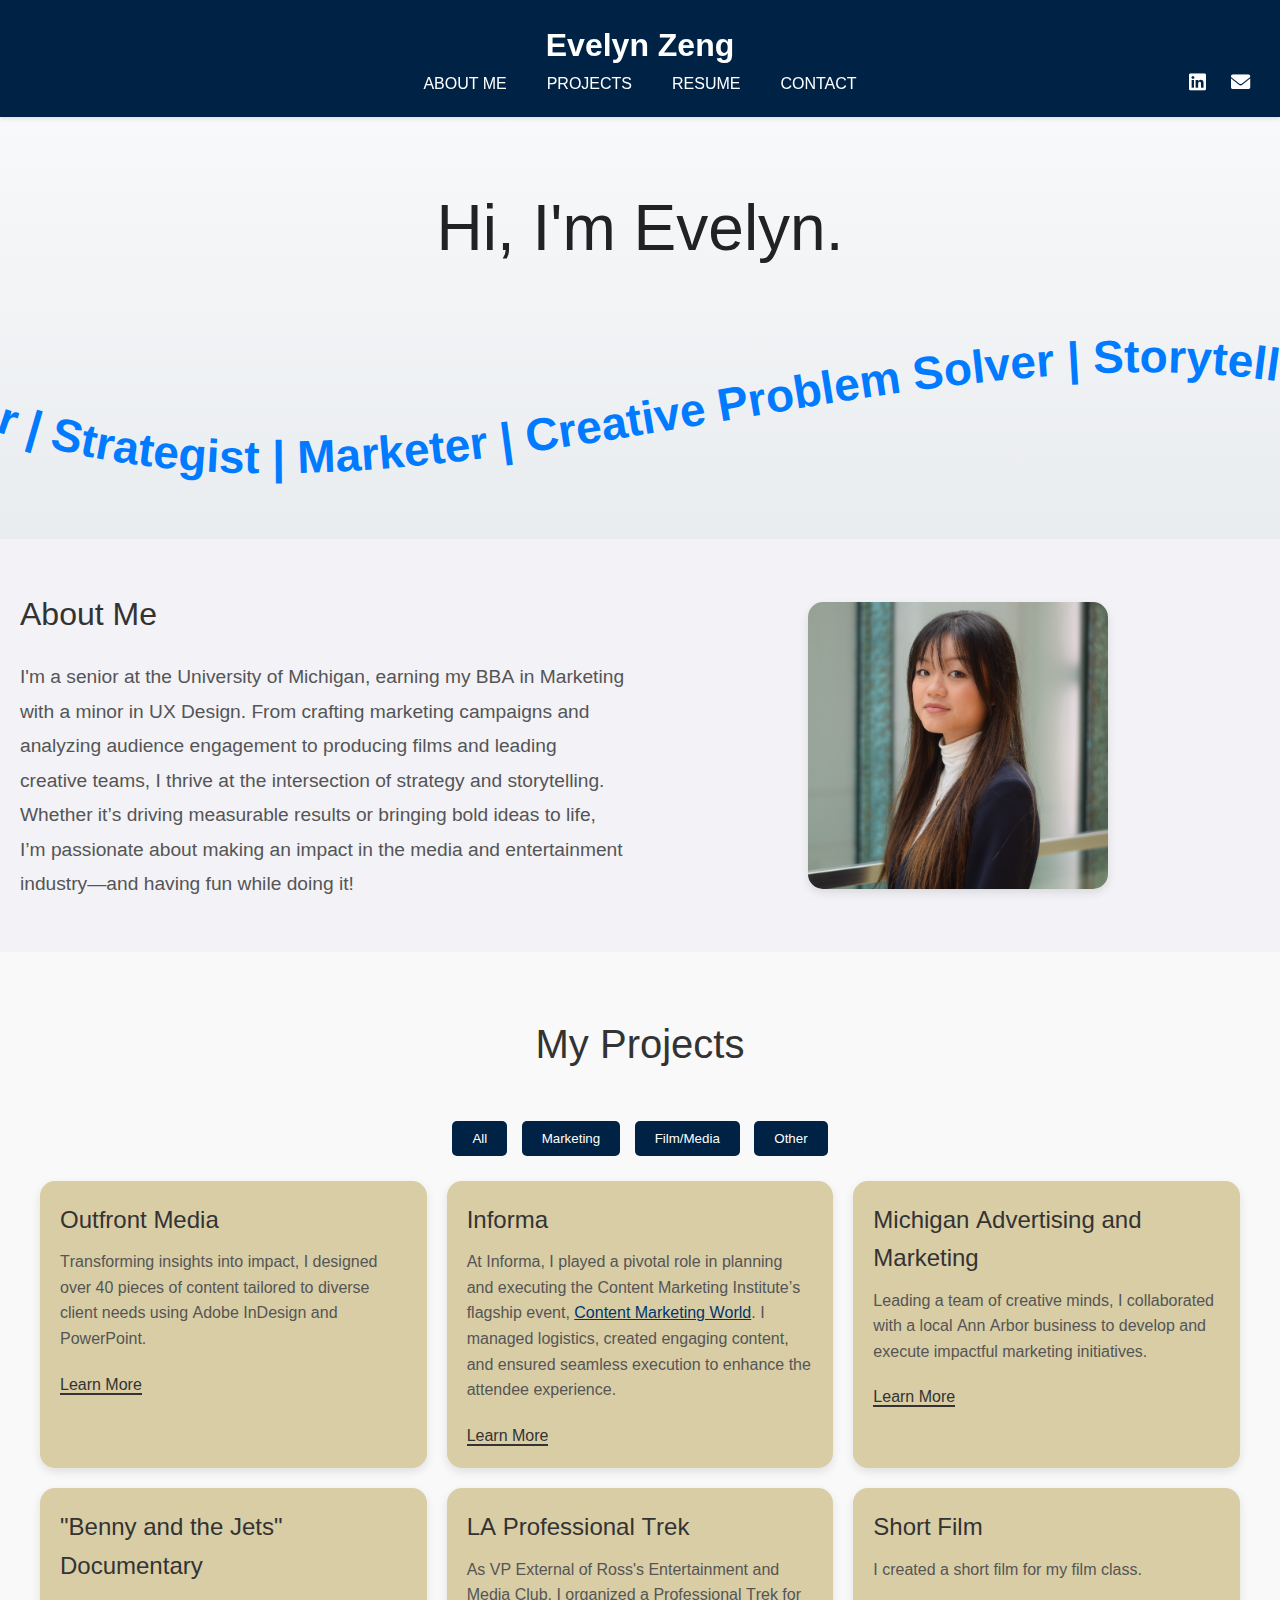
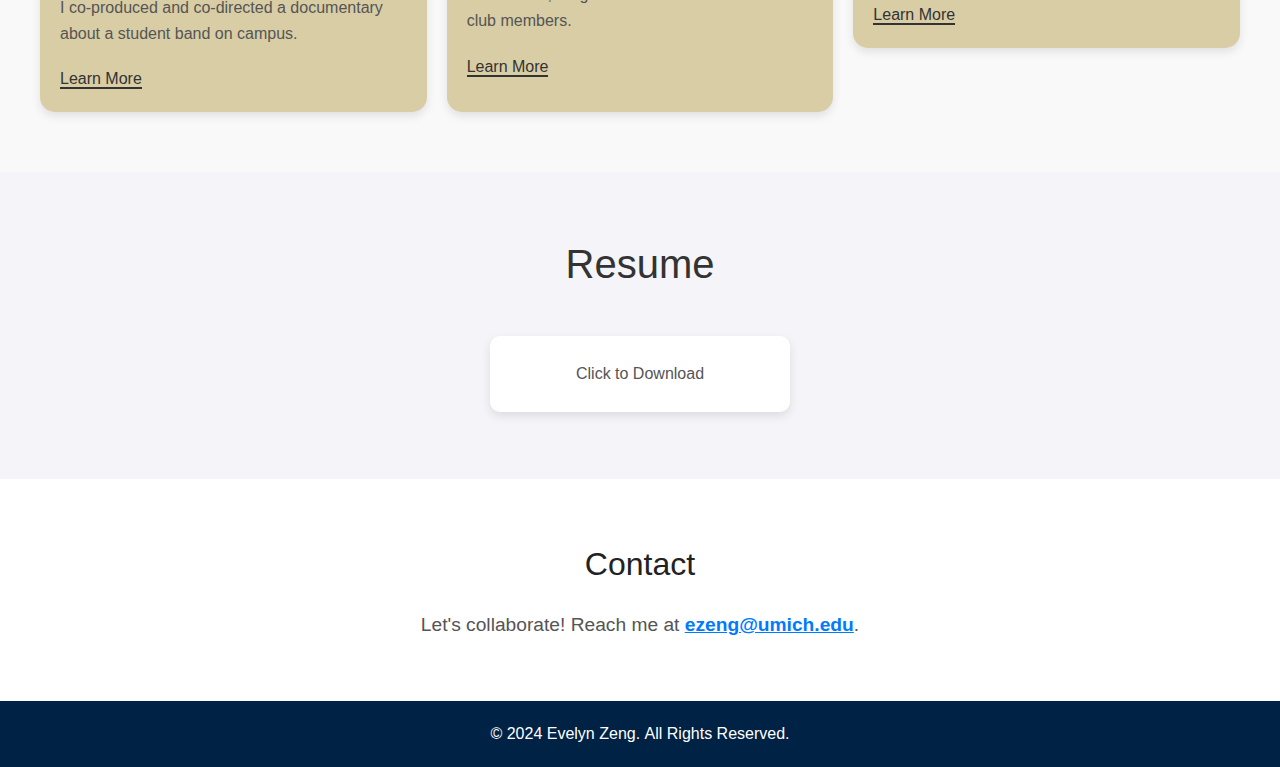
<file: index.html>
<!DOCTYPE html>
<html lang="en">
<head>
    <meta charset="UTF-8">
    <meta name="viewport" content="width=device-width, initial-scale=1.0">
    <title>Evelyn Zeng Portfolio</title>
    <link rel="stylesheet" href="css/html5reset.css">
    <link rel="stylesheet" href="css/style.css">
    <link rel="stylesheet" href="https://cdnjs.cloudflare.com/ajax/libs/font-awesome/6.0.0/css/all.min.css">
</head>
<body>
    <!-- Header Section -->
    <header class="site-header">
        <div class="container">
            <h1 class="logo">Evelyn Zeng</h1>
            <nav class="nav-links">
                <div class="nav-center">
                    <a href="#aboutme">About Me</a>
                    <a href="#projects">Projects</a>
                    <a href="#resume">Resume</a>
                    <a href="#contact">Contact</a>
                </div>
                <div class="nav-right">
                    <a href="https://www.linkedin.com/in/zengevelyn" target="_blank">
                        <i class="fab fa-linkedin"></i>
                        <span class="sr-only">LinkedIn Profile</span>
                    </a>
                    <a href="mailto:ezeng@umich.edu">
                        <i class="fas fa-envelope"></i>
                        <span class="sr-only">Email Evelyn</span>
                    </a>
                </div>
            </nav>
        </div>
    </header>

    <!-- Hero Section -->
    <section class="hero">
        <div class="container">
            <h2 class="intro-text">Hi, I'm Evelyn.  </h2>
            <h3 class="role">
                <svg class="marquee" viewBox="0 -20 500 80" xmlns="http://www.w3.org/2000/svg">
                    <path
                        id ="curve"
                        d="M-50,30 C125,120 375,-20 550,30"
                        fill="transparent"
                      
                    />
                    <text>
                        <textPath id="marquee-path" href="#curve" startOffset="0">
                            Storyteller | Strategist | Marketer | Creative Problem Solver | Storyteller | Strategist | Marketer | Creative Problem Solver | Storyteller | Strategist | Marketer | Creative Problem Solver | Storyteller | Strategist | Marketer | Creative Problem Solver
                        </textPath>
                    </text>
                </svg>
            </h3>
        </div>
    </section>

    <!-- About Me Section -->
    <section id="aboutme" class="aboutme-section">
        <div class="aboutme-container">
            <div class="aboutme-text">
                <h2>About Me</h2>
                <p> I'm a senior at the University of Michigan, earning my BBA in Marketing with a minor in UX Design. From crafting marketing campaigns and analyzing audience engagement to producing films and leading creative teams, I thrive at the intersection of strategy and storytelling. Whether it’s driving measurable results or bringing bold ideas to life, I’m passionate about making an impact in the media and entertainment industry—and having fun while doing it! </p>
        
            </div>
            <div class="aboutme-image" data-ref="mixitup-item">
                <img src="images/ZengEvelyn_Headshot.png" alt="Evelyn Zeng headshot">
            </div>
        </div>   
    </section>
    
    

    <!-- Portfolio Section -->
    <section id="projects" class="projects-section">
        <div class="container">
            <h2 class="section-title">My Projects</h2>
            <div class="filter-controls">
                <button type="button" class="filter-btn" data-filter="all">All</button>
                <button type="button" class="filter-btn" data-filter=".marketing">Marketing</button>
                <button type="button" class="filter-btn" data-filter=".film">Film/Media</button>
                <button type="button" class="filter-btn" data-filter=".other">Other</button>
            </div>
            <div class="project-grid">
                <!-- Project 1 -->
                <div class="project-card mix marketing">
                    <h3 class="project-title">Outfront Media</h3>
                    <p class="project-description">
                        Transforming insights into impact, I designed over 40 pieces of content tailored to diverse client needs using Adobe InDesign and PowerPoint.                     </p>
                    <a href="outfront-media.html" class="learn-more">Learn More</a>
                </div>
                 <!-- Project 2 -->
                <div class="project-card mix marketing">
                    <h3 class="project-title">Informa</h3>
                    <p class="project-description">
                        At Informa, I played a pivotal role in planning and executing the Content Marketing Institute’s flagship event,  <a href="https://www.contentmarketingworld.com" target="_blank" rel="noopener noreferrer">Content Marketing World</a>. I managed logistics, created engaging content, and ensured seamless execution to enhance the attendee experience.                     </p>
                    <a href="informa.html" class="learn-more">Learn More</a>
                </div>
                <!-- Project 3 -->
                <div class="project-card mix marketing">
                    <h3 class="project-title">Michigan Advertising and Marketing</h3>
                    <p class="project-description">
                        Leading a team of creative minds, I collaborated with a local Ann Arbor business to develop and execute impactful marketing initiatives.                     </p>
                    <a href="mam.html" class="learn-more">Learn More</a>
                </div>
                    <!-- Film Project -->
                <div class="project-card mix film">
                    <h3 class="project-title">"Benny and the Jets" Documentary</h3>
                    <p class="project-description">I co-produced and co-directed a documentary about a student band on campus.</p>
                    <a href="documentary.html" class="learn-more">Learn More</a>
                </div>
                   <!-- EMC Project -->
                   <div class="project-card mix other">
                    <h3 class="project-title">LA Professional Trek</h3>
                    <p class="project-description">As VP External of Ross's Entertainment and Media Club, I organized a Professional Trek for club members.</p>
                    <a href="latrek.html" class="learn-more">Learn More</a>
                </div>
                <div>
                   <!-- Short Film Project -->
                   <div class="project-card mix film">
                    <h3 class="project-title">Short Film</h3>
                    <p class="project-description">I created a short film for my film class.</p>
                    <a href="shortfilm.html" class="learn-more">Learn More</a>
                </div>
            </div>
        </div>         
    </section>

    <!-- Resume Section -->
    <section id="resume" class="resume-section">
        <div class="container">
            <h2>Resume</h2>
            <!-- Resume Preview Button -->
            <a href="resume/Zeng_Evelyn_Resume.pdf" download="Zeng_Evelyn_Resume.pdf" class="resume-preview">
                <div class="resume-preview-content">
                    <p>Click to Download</p>
                </div>
            </a>
        </div>
    </section>

    <!-- Contact Section -->
    <section id="contact">
        <h2>Contact</h2>
        <p>Let's collaborate! Reach me at <a href="mailto:ezeng@umich.edu">ezeng@umich.edu</a>.</p>
    </section>

    <!-- Footer -->
    <footer class="site-footer">
        <div class="container">
            <p>&copy; 2024 Evelyn Zeng. All Rights Reserved.</p>
        </div>
    </footer>


<!-- JavaScript -->
<script>
    //smooth scrolling that also offsets for sticky header//
    document.querySelectorAll('a[href^="#"]').forEach(anchor => {
        anchor.addEventListener("click", function (e) {
            e.preventDefault();
            const targetId = this.getAttribute("href").substring(1);
            const targetElement = document.getElementById(targetId);
            const offset = document.querySelector('.site-header').offsetHeight; // Header height
            const elementPosition = targetElement.getBoundingClientRect().top + window.scrollY - offset;

            window.scrollTo({
                top: elementPosition,
                behavior: "smooth",
            });
        });
    });
</script>

<script>
    // Initialize MixItUp for the headshot animation
    var mixer = mixitup('.aboutme-container', {
        animation: {
            duration: 700, // Animation duration in milliseconds
            effects: 'fade scale(0.8)', // Fade and scale animation
            easing: 'ease-in-out', // Easing effect
        },
        callbacks: {
            onMixStart: function(state, futureState) {
                // Add `mixitup-active` class to trigger CSS transitions
                document.querySelectorAll('.aboutme-image img').forEach(img => {
                    img.classList.add('mixitup-active');
                });
            },
        },
    });
</script>
<script>
    document.addEventListener("DOMContentLoaded", function () {
        // Select the image you want to animate
        const image = document.querySelector('.aboutme-image img');

        // Create an Intersection Observer
        const observer = new IntersectionObserver(
            (entries) => {
                entries.forEach((entry) => {
                    if (entry.isIntersecting) {
                        // Add the animation class when the section is visible
                        image.classList.add('mixitup-active');
                    } else {
                        // Remove the animation class when the section is not visible
                        image.classList.remove('mixitup-active');
                    }
                });
            },
            {
                threshold: 0.5, // Trigger when 50% of the section is visible
            }
        );

        // Observe the section containing the image
        const aboutMeSection = document.querySelector('.aboutme-section');
        observer.observe(aboutMeSection);
    });
</script>
<script>
    document.addEventListener("DOMContentLoaded", () => {
        const textPath = document.querySelector("#marquee-path");
        let offset = 0; // Initial startOffset value

        // Function to animate the text along the path
        function animateTextPath() {
            offset -=.2; // Increase the offset to move the text
            if (offset < -100) {
                offset = 0; // Reset offset to create a loop
            }
            textPath.setAttribute("startOffset", `${offset}%`);
            requestAnimationFrame(animateTextPath); // Keep animating
        }

        animateTextPath(); // Start the animation
    });
</script>
<script>
    document.addEventListener("DOMContentLoaded", function () {
        // Initialize MixItUp
        var container = document.querySelector('.project-grid');
        var mixer = mixitup(container, {
            selectors: {
                target: '.project-card'
            },
            animation: {
                duration: 300
            }
        });

        // Add active state to filter buttons
        const filterButtons = document.querySelectorAll('.filter-btn');
        filterButtons.forEach((button) => {
            button.addEventListener('click', function () {
                document.querySelector('.filter-btn.active')?.classList.remove('active');
                button.classList.add('active');
            });
        });
    });
</script>

<script src="js/mixitup.min.js"></script>

</body>
</html>
</file>
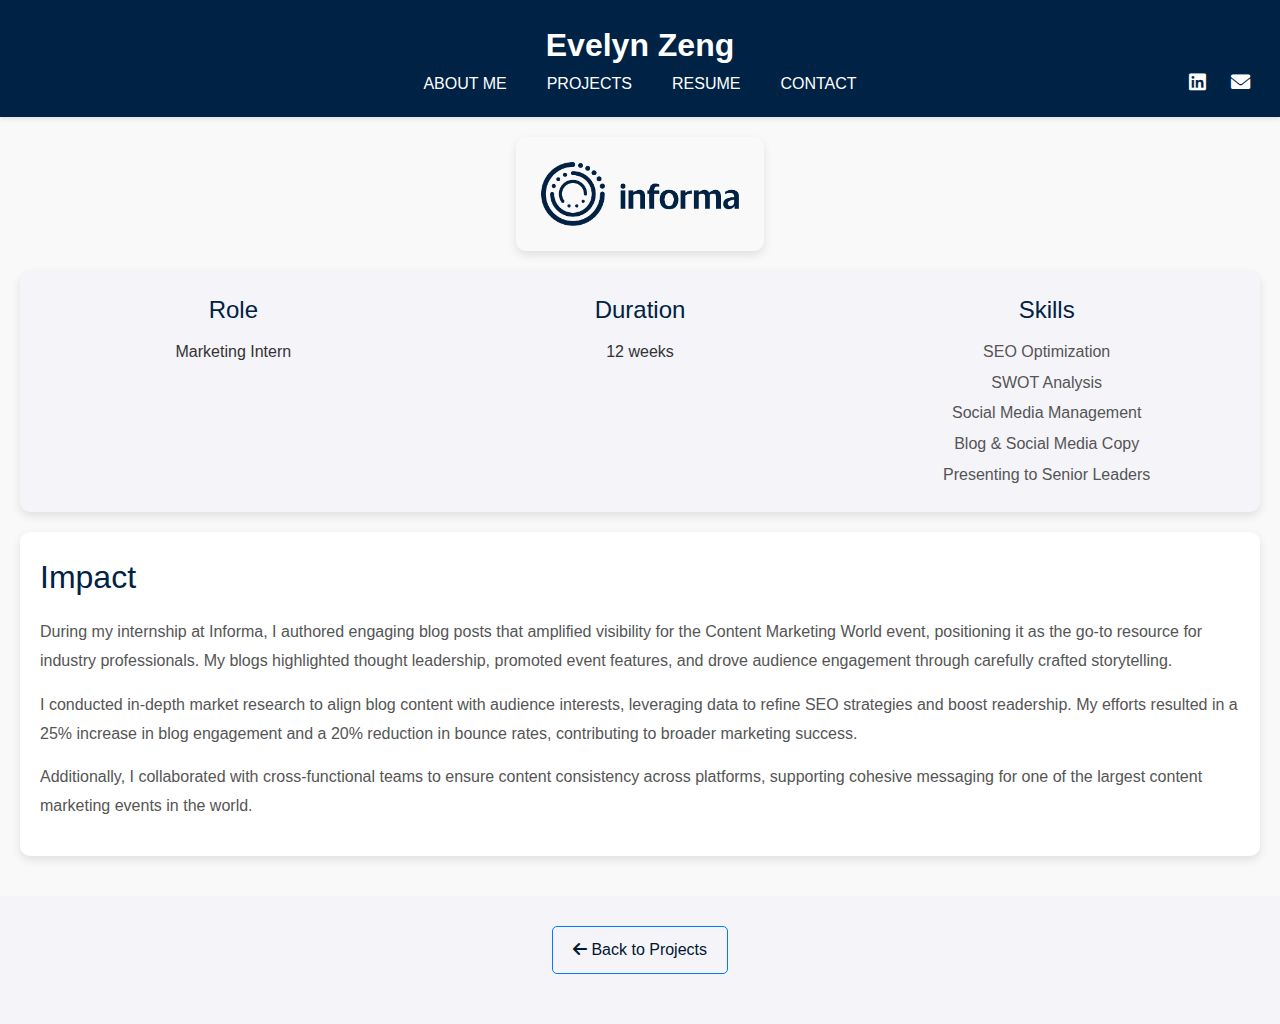
<file: informa.html>
<!DOCTYPE html>
<html lang="en">
<head>
    <meta charset="UTF-8">
    <meta name="viewport" content="width=device-width, initial-scale=1.0">
    <title>Outfront Media Project</title>
    <link rel="stylesheet" href="css/html5reset.css">
    <link rel="stylesheet" href="css/style.css">
    <link rel="stylesheet" href="css/projects.css">
    <link rel="stylesheet" href="https://cdnjs.cloudflare.com/ajax/libs/font-awesome/6.0.0/css/all.min.css">
</head>
<body>
    <!-- Header Section -->
    <header class="site-header">
        <div class="container">
            <h1 class="logo">Evelyn Zeng</h1>
            <nav class="nav-links">
                <div class="nav-center">
                    <a href="../index.html#aboutme">ABOUT ME</a>
                    <a href="../index.html#projects">PROJECTS</a>
                    <a href="../index.html#resume">RESUME</a>
                    <a href="../index.html#contact">CONTACT</a>
                </div>
                <div class="nav-right">
                    <a href="https://www.linkedin.com/in/zengevelyn" target="_blank">
                        <i class="fab fa-linkedin"></i>
                        <span class="sr-only">LinkedIn Profile</span>
                    </a>
                    <a href="mailto:ezeng@umich.edu">
                        <i class="fas fa-envelope"></i>
                        <span class="sr-only">Email Evelyn</span>
                    </a>
                </div>
            </nav>
        </div>
    </header>  

    <!-- Main Content -->
    <main class="project-page">
        <!-- Project Visual -->
        <div class="project-visual">
            <img src="images/informa-logo.webp" alt="Outfront Media Logo">
        </div>

        <!-- Project Details Section -->
        <section class="project-details">
            <div class="project-role">
                <h3>Role</h3>
                <p>Marketing Intern</p>
            </div>
            <div class="project-duration">
                <h3>Duration</h3>
                <p>12 weeks</p>
            </div>
            <div class="project-skills">
                <h3>Skills</h3>
                <ul>
                    <li>SEO Optimization</li>
                    <li>SWOT Analysis</li>
                    <li>Social Media Management</li>
                    <li>Blog & Social Media Copy</li>
                    <li>Presenting to Senior Leaders</li>
                </ul>
            </div>
        </section>

        <!-- Project Description Section -->
        <section class="project-description">
            <h3>Impact</h3>
            <p>
                During my internship at Informa, I authored engaging blog posts that amplified visibility for the Content Marketing World event, positioning it as the go-to resource for industry professionals. My blogs highlighted thought leadership, promoted event features, and drove audience engagement through carefully crafted storytelling.            </p>
            <p>
                I conducted in-depth market research to align blog content with audience interests, leveraging data to refine SEO strategies and boost readership. My efforts resulted in a 25% increase in blog engagement and a 20% reduction in bounce rates, contributing to broader marketing success.            </p>
            <p>
                Additionally, I collaborated with cross-functional teams to ensure content consistency across platforms, supporting cohesive messaging for one of the largest content marketing events in the world.            </p>
        </section>
    </main>
<!-- Footer -->
<footer class="site-footer">
    <a href="../index.html#projects" class="back-to-projects">
        <i class="fas fa-arrow-left"></i> Back to Projects
    </a>
</footer>


</body>
</html>
</file>
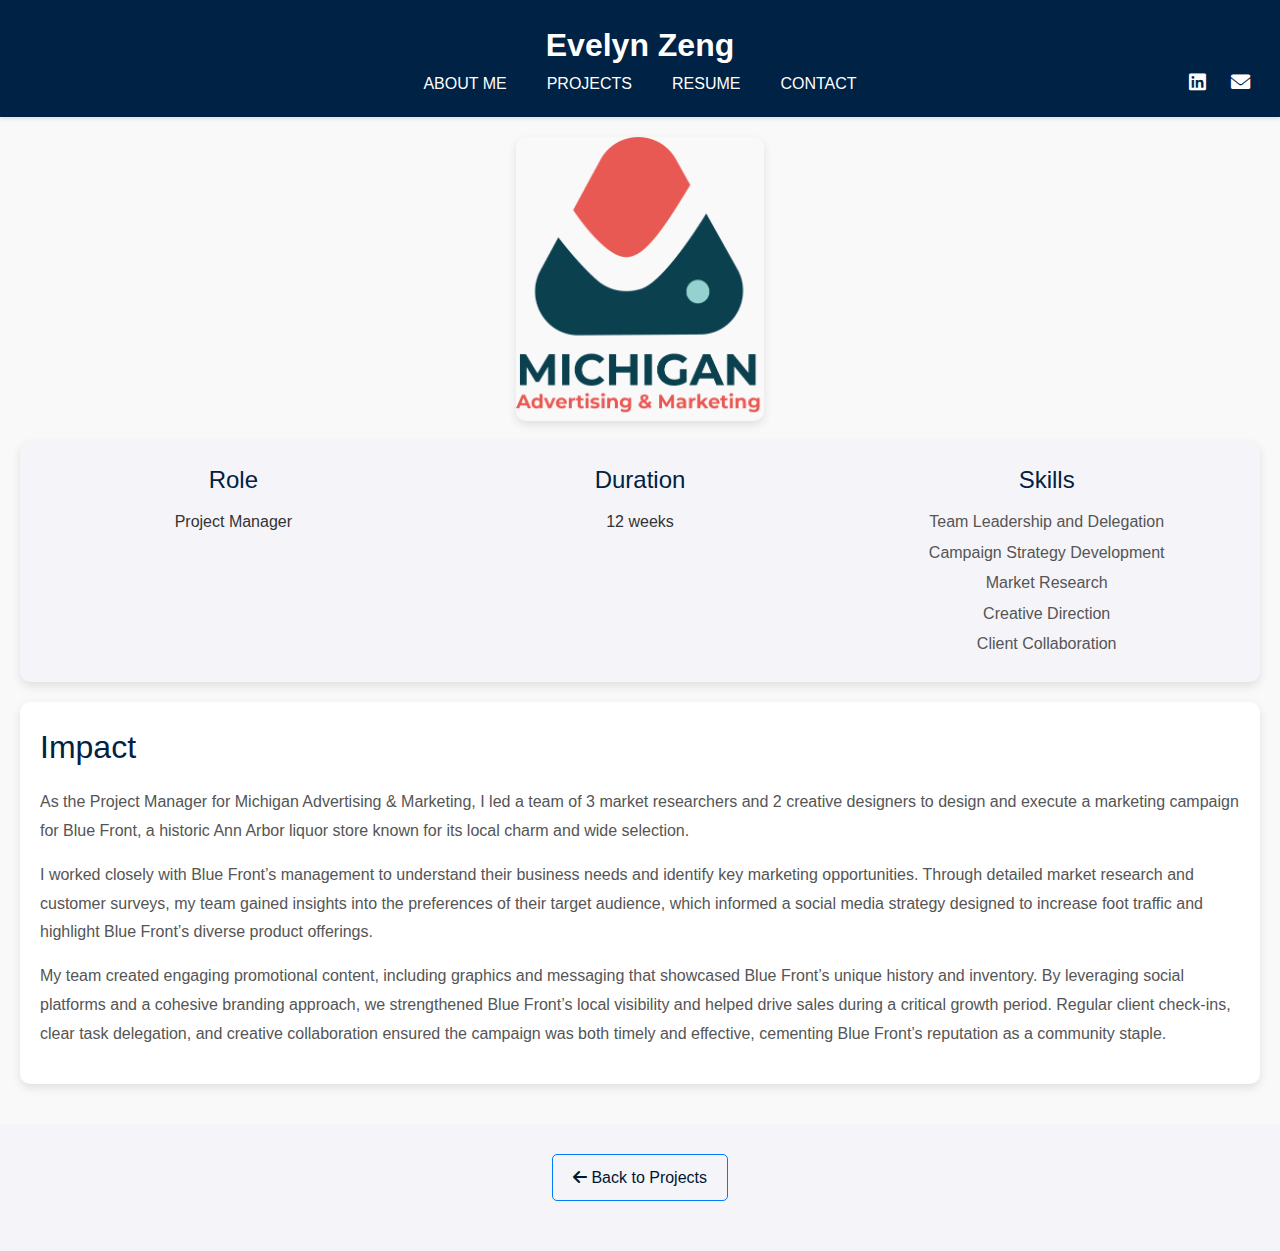
<file: mam.html>
<!DOCTYPE html>
<html lang="en">
<head>
    <meta charset="UTF-8">
    <meta name="viewport" content="width=device-width, initial-scale=1.0">
    <title>Outfront Media Project</title>
    <link rel="stylesheet" href="css/html5reset.css">
    <link rel="stylesheet" href="css/style.css">
    <link rel="stylesheet" href="css/projects.css">
    <link rel="stylesheet" href="https://cdnjs.cloudflare.com/ajax/libs/font-awesome/6.0.0/css/all.min.css">
</head>
<body>
    <!-- Header Section -->
    <header class="site-header">
        <div class="container">
            <h1 class="logo">Evelyn Zeng</h1>
            <nav class="nav-links">
                <div class="nav-center">
                    <a href="../index.html#aboutme">ABOUT ME</a>
                    <a href="../index.html#projects">PROJECTS</a>
                    <a href="../index.html#resume">RESUME</a>
                    <a href="../index.html#contact">CONTACT</a>
                </div>
                <div class="nav-right">
                    <a href="https://www.linkedin.com/in/zengevelyn" target="_blank">
                        <i class="fab fa-linkedin"></i>
                        <span class="sr-only">LinkedIn Profile</span>
                    </a>
                    <a href="mailto:ezeng@umich.edu">
                        <i class="fas fa-envelope"></i>
                        <span class="sr-only">Email Evelyn</span>
                    </a>
                </div>
            </nav>
        </div>
    </header>  

    <!-- Main Content -->
    <main class="project-page">
        <!-- Project Visual -->
        <div class="project-visual">
            <img src="images/mam-logo.png" alt="Outfront Media Logo">
        </div>

        <!-- Project Details Section -->
        <section class="project-details">
            <div class="project-role">
                <h3>Role</h3>
                <p>Project Manager</p>
            </div>
            <div class="project-duration">
                <h3>Duration</h3>
                <p>12 weeks</p>
            </div>
            <div class="project-skills">
                <h3>Skills</h3>
                <ul>
                    <li>Team Leadership and Delegation</li>
                    <li>Campaign Strategy Development</li>
                    <li>Market Research</li>
                    <li>Creative Direction</li>
                    <li>Client Collaboration</li>
                </ul>
            </div>
        </section>

        <!-- Project Description Section -->
        <section class="project-description">
            <h3>Impact</h3>
            <p>
                As the Project Manager for Michigan Advertising & Marketing, I led a team of 3 market researchers and 2 creative designers to design and execute a marketing campaign for Blue Front, a historic Ann Arbor liquor store known for its local charm and wide selection.
            </p>
            <p>
                I worked closely with Blue Front’s management to understand their business needs and identify key marketing opportunities. Through detailed market research and customer surveys, my team gained insights into the preferences of their target audience, which informed a social media strategy designed to increase foot traffic and highlight Blue Front’s diverse product offerings.
            </p>
            <p>
                My team created engaging promotional content, including graphics and messaging that showcased Blue Front’s unique history and inventory. By leveraging social platforms and a cohesive branding approach, we strengthened Blue Front’s local visibility and helped drive sales during a critical growth period.
                Regular client check-ins, clear task delegation, and creative collaboration ensured the campaign was both timely and effective, cementing Blue Front’s reputation as a community staple.
            </p>
        </section>
    </main>
<!-- Footer -->
<footer class="site-footer">
    <a href="../index.html#projects" class="back-to-projects">
        <i class="fas fa-arrow-left"></i> Back to Projects
    </a>
</footer>


</body>
</html>
</file>
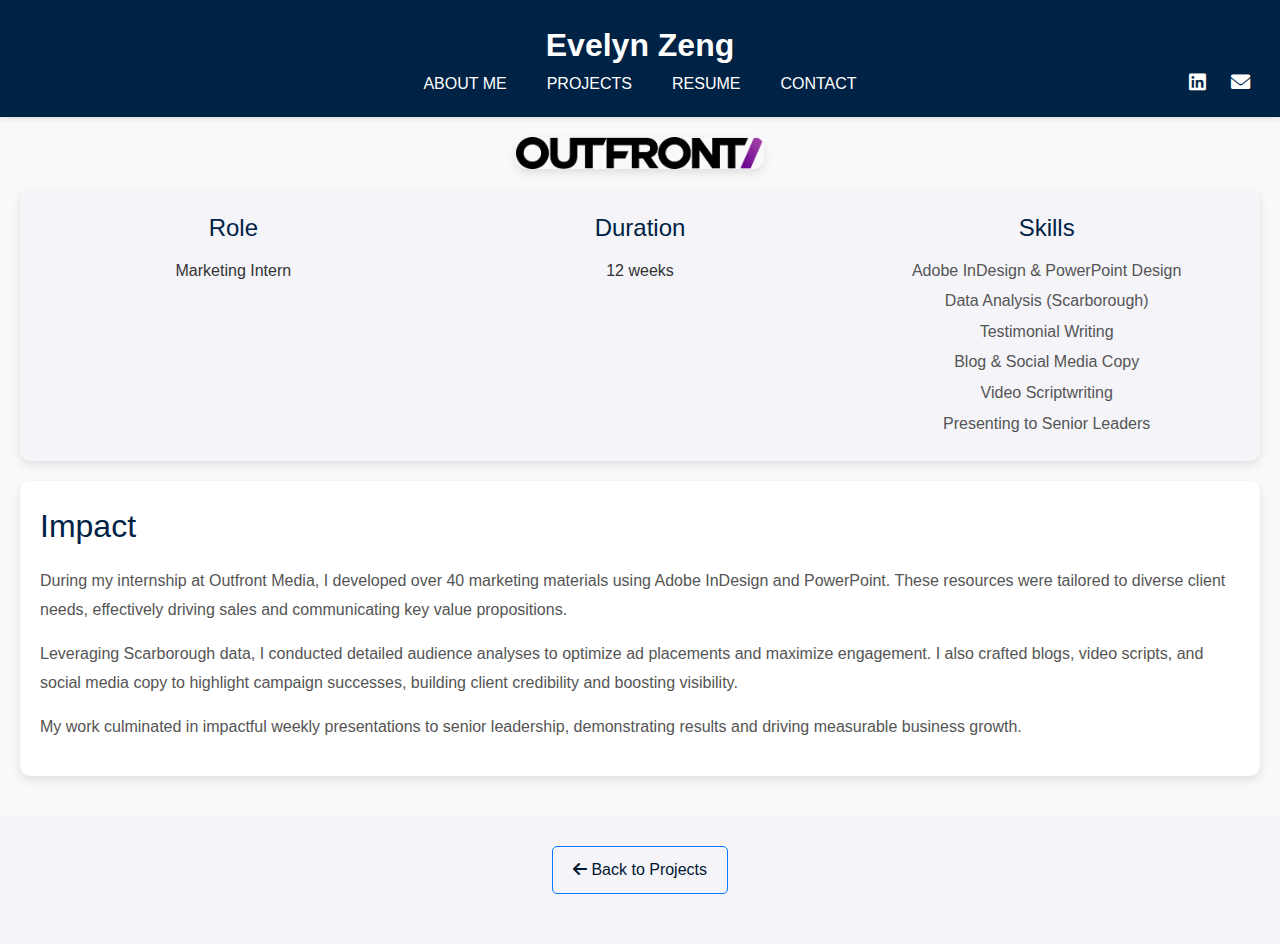
<file: outfront-media.html>
<!DOCTYPE html>
<html lang="en">
<head>
    <meta charset="UTF-8">
    <meta name="viewport" content="width=device-width, initial-scale=1.0">
    <title>Outfront Media Project</title>
    <link rel="stylesheet" href="css/html5reset.css">
    <link rel="stylesheet" href="css/style.css">
    <link rel="stylesheet" href="css/projects.css">
    <link rel="stylesheet" href="https://cdnjs.cloudflare.com/ajax/libs/font-awesome/6.0.0/css/all.min.css">
</head>
<body>
    <!-- Header Section -->
    <header class="site-header">
        <div class="container">
            <h1 class="logo">Evelyn Zeng</h1>
            <nav class="nav-links">
                <div class="nav-center">
                    <a href="../index.html#aboutme">ABOUT ME</a>
                    <a href="../index.html#projects">PROJECTS</a>
                    <a href="../index.html#resume">RESUME</a>
                    <a href="../index.html#contact">CONTACT</a>
                </div>
                <div class="nav-right">
                    <a href="https://www.linkedin.com/in/zengevelyn" target="_blank">
                        <i class="fab fa-linkedin"></i>
                        <span class="sr-only">LinkedIn Profile</span>
                    </a>
                    <a href="mailto:ezeng@umich.edu">
                        <i class="fas fa-envelope"></i>
                        <span class="sr-only">Email Evelyn</span>
                    </a>
                </div>
            </nav>
        </div>
    </header>  

    <!-- Main Content -->
    <main class="project-page">
        <!-- Project Visual -->
        <div class="project-visual">
            <img src="images/outfront-logo.webp" alt="Outfront Media Logo">
        </div>

        <!-- Project Details Section -->
        <section class="project-details">
            <div class="project-role">
                <h3>Role</h3>
                <p>Marketing Intern</p>
            </div>
            <div class="project-duration">
                <h3>Duration</h3>
                <p>12 weeks</p>
            </div>
            <div class="project-skills">
                <h3>Skills</h3>
                <ul>
                    <li>Adobe InDesign & PowerPoint Design</li>
                    <li>Data Analysis (Scarborough)</li>
                    <li>Testimonial Writing</li>
                    <li>Blog & Social Media Copy</li>
                    <li>Video Scriptwriting</li>
                    <li>Presenting to Senior Leaders</li>
                </ul>
            </div>
        </section>

        <!-- Project Description Section -->
        <section class="project-description">
            <h3>Impact</h3>
            <p>
                During my internship at Outfront Media, I developed over 40 marketing materials using Adobe InDesign and PowerPoint. These resources were tailored to diverse client needs, effectively driving sales and communicating key value propositions.
            </p>
            <p>
                Leveraging Scarborough data, I conducted detailed audience analyses to optimize ad placements and maximize engagement. I also crafted blogs, video scripts, and social media copy to highlight campaign successes, building client credibility and boosting visibility.
            </p>
            <p>
                My work culminated in impactful weekly presentations to senior leadership, demonstrating results and driving measurable business growth.
            </p>
        </section>
    </main>
<!-- Footer -->
<footer class="site-footer">
    <a href="../index.html#projects" class="back-to-projects">
        <i class="fas fa-arrow-left"></i> Back to Projects
    </a>
</footer>


</body>
</html>
</file>
<file: css/style.css>
/* General Styles */
body {
    font-family:'Gill Sans', 'Gill Sans MT', Calibri, 'Trebuchet MS', sans-serif;
    margin: 0;
    padding: 0;
    line-height: 1.6;
    color: #333;
    background-color: #f9f9f9;
}

html {
    scroll-behavior: smooth;
}

h1{
    color: white;
}

h2, h3 {
    margin: 0;
    color: #222;
}

a {
    text-decoration: underline;
    color: #00356d;
}
a:hover {
    text-decoration: underline;
}

/* Container */
.container {

    margin: 0 auto;
    padding: 0 20px;
}

/* Header */
.site-header {
    background-color: #002244;
    color: white;
    padding: 20px 0;
    text-align: center;
    position: sticky;
    top: 0;
    z-index: 1000;
    box-shadow: 0 2px 4px rgba(0, 0, 0, 0.1);
}
.site-header .logo {
    font-size: 2rem;
    font-weight: bold;
}
.nav-links {
    display: flex; /* Arrange navigation items in a row */
    justify-content: space-between; /* Center navigation items */
    align-items: center; /* Align items vertically */
    gap: 15px; /* Add spacing between items */
}

.nav-center {
    display: flex; /* Group the center links */
    justify-content: center; /* Center the links */
    flex: 1; /* Take up available space */
    gap: 20px; /* Add spacing between links */
}

.nav-right {
    position: absolute;
    right: 20px;
    display: flex; /* Group the right icons */
    justify-content: flex-end; /* Push icons to the far right */
    gap: 5px; /* Add spacing between icons */
}

.nav-links a {
    margin: 0 10px;
    font-size: 1rem;
    color: white; /* White text and icon color */
    text-transform: uppercase;
    text-decoration: none;
    transition: color 0.3s ease;
}

.nav-links a i {
    font-size: 1.2rem; /* Icon size */
}

.nav-links a:hover {
    color: #FFA500; /* Change color on hover */
}

/* Hero Section */
.hero {
    background: linear-gradient(to bottom, #f8f9fa, #e9ecef);
    text-align: center;
    padding: 60px 20px;
}
.hero .intro-text {
    font-size: 4rem;
    color: #222;
}

.marquee {
    font-size: 1.2rem; /* Adjust font size */
    fill: #007BFF; /* Text color */
   
}

.marquee textPath {
    animation: scroll-text cubic-bezier(0.165, 0.84, 0.44, 1) linear infinite; /* Adjust duration and speed */
}


svg {
    overflow:visible;
    width: 100%;
}


text {
    font-family: 'Gill Sans', 'Gill Sans MT', Calibri, 'Trebuchet MS', sans-serif;
    font-weight: bold;
    animation: textMove 10s linear infinite;
}




/* About Me Section */
.aboutme-section {
    background-color: #f2f2f7; /* Light background color for contrast */
    padding: 50px 20px; /* Space around the section */
}

.aboutme-container {
    display: flex; /* Flexbox layout for side-by-side alignment */
    align-items: center; /* Vertically align text and image */
    justify-content: space-between; /* Space between text and image */

    margin: 0 auto; /* Center the container */
    gap: 30px; /* Add spacing between the text and image */
}

.aboutme-text {
    flex: 1; /* Allow the text content to take up half of the space */

}

.aboutme-text h2 {
    font-size: 2rem;
    color: #333;
    margin-bottom: 20px;
}

.aboutme-text p {
    font-size: 1.2rem;
    color: #555;
    line-height: 1.8;
    font-kerning: none;
}

.aboutme-image {
    flex: 1; /* Allow the image to take up the other half of the space */
    display: flex;
    justify-content: center; /* Center the image horizontally */
}

.aboutme-image img {
    width: 300px; /* Adjust the size of the image */
    height: auto; /* Maintain aspect ratio */
    border-radius: 15px; /* Add rounded corners to the image */
    box-shadow: 0 4px 10px rgba(0, 0, 0, 0.1); /* Subtle shadow for depth */
    opacity: 0; /* Initially hidden */
    transform: scale(0.8); /* Initially smaller */
    transition: opacity 0.7s ease, transform 0.7s ease; /* Smooth animation */
}

.aboutme-image img.mixitup-active {
    opacity: 1; /* Fully visible */
    transform: scale(1); /* Restore to original size */
}

/* Portfolio Section */
.projects-section {
    background-color: #f9f9f9; /* Light background */
    padding: 60px 20px;
}

.container {
   
    margin: 0 auto;
    text-align: center;
}

.section-title {
    font-size: 2.5rem;
    color: #333;
    margin-bottom: 40px;
}

.project-grid {
    display: grid;
    grid-template-columns: repeat(auto-fit, minmax(300px, 1fr)); /* Responsive grid layout */
    gap: 20px;
    justify-content: center;
}

.project-card {
    background-color: #d8cda5; /* Match the card's background color */
    border-radius: 15px;
    padding: 20px;
    box-shadow: 0 4px 10px rgba(0, 0, 0, 0.1);
    text-align: left;
    transition: transform 0.3s, box-shadow 0.3s;
    font-kerning: none;
}

.project-card:hover {
    transform: translateY(-5px); /* Subtle lift effect on hover */
    box-shadow: 0 8px 20px rgba(0, 0, 0, 0.15);
}

.project-title {
    font-size: 1.5rem;
    color: #333;
    margin-bottom: 10px;
}

.project-description {
    font-size: 1rem;
    color: #555;
    line-height: 1.6;
    margin-bottom: 20px;
}

/* Project Page Styling */
.project-page {

    margin: 0 auto;
    padding: 20px;
    font-family: 'Gill Sans', 'Gill Sans MT', Calibri, 'Trebuchet MS', sans-serif;
}

.project-highlight h2 {
    text-align: center;
    font-size: 2rem;
    margin-bottom: 20px;
    color: #333;
}

.project-visual img {
    width: 80%; /* Start with a relative width for mobile devices */
    height: auto; /* Maintain aspect ratio */
    margin: 0 auto; /* Center the logo */
    display: block;
}

@media (min-width: 768px) {
    .project-visual img{
        width: 60%; /* Adjust for tablets */
    }
}

@media (min-width: 1024px) {
    .project-visual img {
        width: 40%; /* Adjust for larger screens */
    }
}

.project-details {
    display: flex;
    justify-content: space-around;
    gap: 30px;
    text-align: center;
    margin-top: 20px;
}

.project-details div {
    flex: 1;
}

.project-details h3 {
    font-size: 1.2rem;
    margin-bottom: 10px;
    color: #555;
}

.project-details p,
.project-details ul {
    font-size: 1rem;
    color: #333;
}

.project-details ul {
    list-style: none;
    padding: 0;
}

.project-details li {
    margin-bottom: 10px;
}

.back-to-projects {
    display: block;
    text-align: center;
    margin: 30px auto;
    text-decoration: none;
    color: #007BFF;
    font-size: 1.2rem;
    border: 1px solid #007BFF;
    padding: 10px 20px;
    border-radius: 5px;
    transition: background-color 0.3s, color 0.3s;
}

.back-to-projects:hover {
    background-color: #007BFF;
    color: #fff;
}


.learn-more {
    font-size: 1rem;
    color: #333;
    text-decoration: none;
    border-bottom: 2px solid #333; /* Underline effect */
    transition: color 0.3s, border-bottom 0.3s;
}

.learn-more:hover {
    color: #555;
    border-bottom: 2px solid #555; /* Darken underline on hover */
}

/* Filter Buttons */
.filter-controls {
    text-align: center;
    margin-bottom: 20px;
}

.filter-btn {
    padding: 10px 20px;
    margin: 5px;
    border: none;
    background-color: #002244;
    color: white;
    cursor: pointer;
    border-radius: 5px;
    transition: background-color 0.3s ease;
}

.filter-btn:hover {
    background-color: #ffa500;
}

.filter-btn.active {
    background-color: #ffa500;
    color: black;
}


/* Resume Section */
.resume-section {
    background-color: #f4f4f9; /* Light background for contrast */
    padding: 60px 20px;
    text-align: center;
}

.resume-section h2 {
    font-size: 2.5rem;
    color: #333;
    margin-bottom: 40px;
}

.resume-preview {
    display: inline-block;
    text-decoration: none;
    color: inherit; /* Inherit text color */
    border-radius: 10px; /* Rounded corners */
    box-shadow: 0 4px 10px rgba(0, 0, 0, 0.1); /* Subtle shadow */
    overflow: hidden;
    transition: transform 0.3s, box-shadow 0.3s;
    background-color: #fff; /* White background for the preview */
    width: 300px; /* Fixed width for the card */
    cursor: pointer;
}

.resume-preview:hover {
    transform: translateY(-5px); /* Lift effect on hover */
    box-shadow: 0 8px 20px rgba(0, 0, 0, 0.2); /* Deepen shadow on hover */
}

.resume-preview-content {
    padding: 20px;
    text-align: left; /* Align text to the left */
}

.resume-preview-content p {
    font-size: 1rem;
    color: #555;
    line-height: 1.6;
    margin: 5px 0;
    text-align: center;
}

/* Contact Section */
#contact {
    background: #fff;
    padding: 60px 20px;
    text-align: center;
}
#contact h2 {
    font-size: 2rem;
    margin-bottom: 20px;
}
#contact p {
    font-size: 1.2rem;
    color: #555;
}
#contact a {
    color: #007BFF;
    font-weight: bold;
}

/* Footer */
.site-footer {
    background: #002244;
    color: white;
    padding: 20px 0;
    text-align: center;
}
.site-footer p {
    margin: 0;
    font-kerning: none;
   
}
</file>
<file: css/projects.css>
/* Header */
.site-header {
    position: static;
}

/* Project Visual (Logo/Image) */
.project-visual img {
    width: 20%;
    height: auto;
    display: block;
    margin: 0 auto 20px;
    border-radius: 10px; /* Adds rounded corners */
    box-shadow: 0 4px 10px rgba(0, 0, 0, 0.1); /* Subtle shadow */
}


/* Project Details Section */
.project-details {
    display: flex;
    justify-content: space-between;
    flex-wrap: wrap;
    gap: 20px;
    padding: 20px;
    background-color: #f4f4f9;
    border-radius: 10px;
    box-shadow: 0 4px 10px rgba(0, 0, 0, 0.1);
    margin: 20px auto;
 
}

.project-details div {
    flex: 1;
    min-width: 250px;
    text-align: center;
}

.project-details h3 {
    font-size: 1.5rem;
    color: #002244;
    margin-bottom: 10px;
}

.project-details ul {
    list-style: none;
    padding: 0;
    margin: 0;
}

.project-details ul li {
    margin-bottom: 5px;
    font-size: 1rem;
    color: #555;
}

/* Project Description Section */
.project-description {

    margin: 20px auto;
    padding: 20px;
    background-color: white;
    border-radius: 10px;
    box-shadow: 0 4px 10px rgba(0, 0, 0, 0.1);
}

.project-description h3 {
    font-size: 2rem;
    color: #002244;
    margin-bottom: 15px;
}

.project-description p {
    font-size: 1rem;
    color: #555;
    line-height: 1.8;
    margin-bottom: 15px;
}


/* Footer */
.site-footer {
    text-align: center;
    padding: 20px 0;
    background-color: #f4f4f9;
    color: #555;
}

.site-footer .back-to-projects {
    display: inline-block;
    margin-top: 10px;
    font-size: 1rem;
    color: #001730;
    text-decoration: none;
    transition: color 0.3s ease;
}

.site-footer .back-to-projects:hover {
    color: #FFA500;
}
</file>
